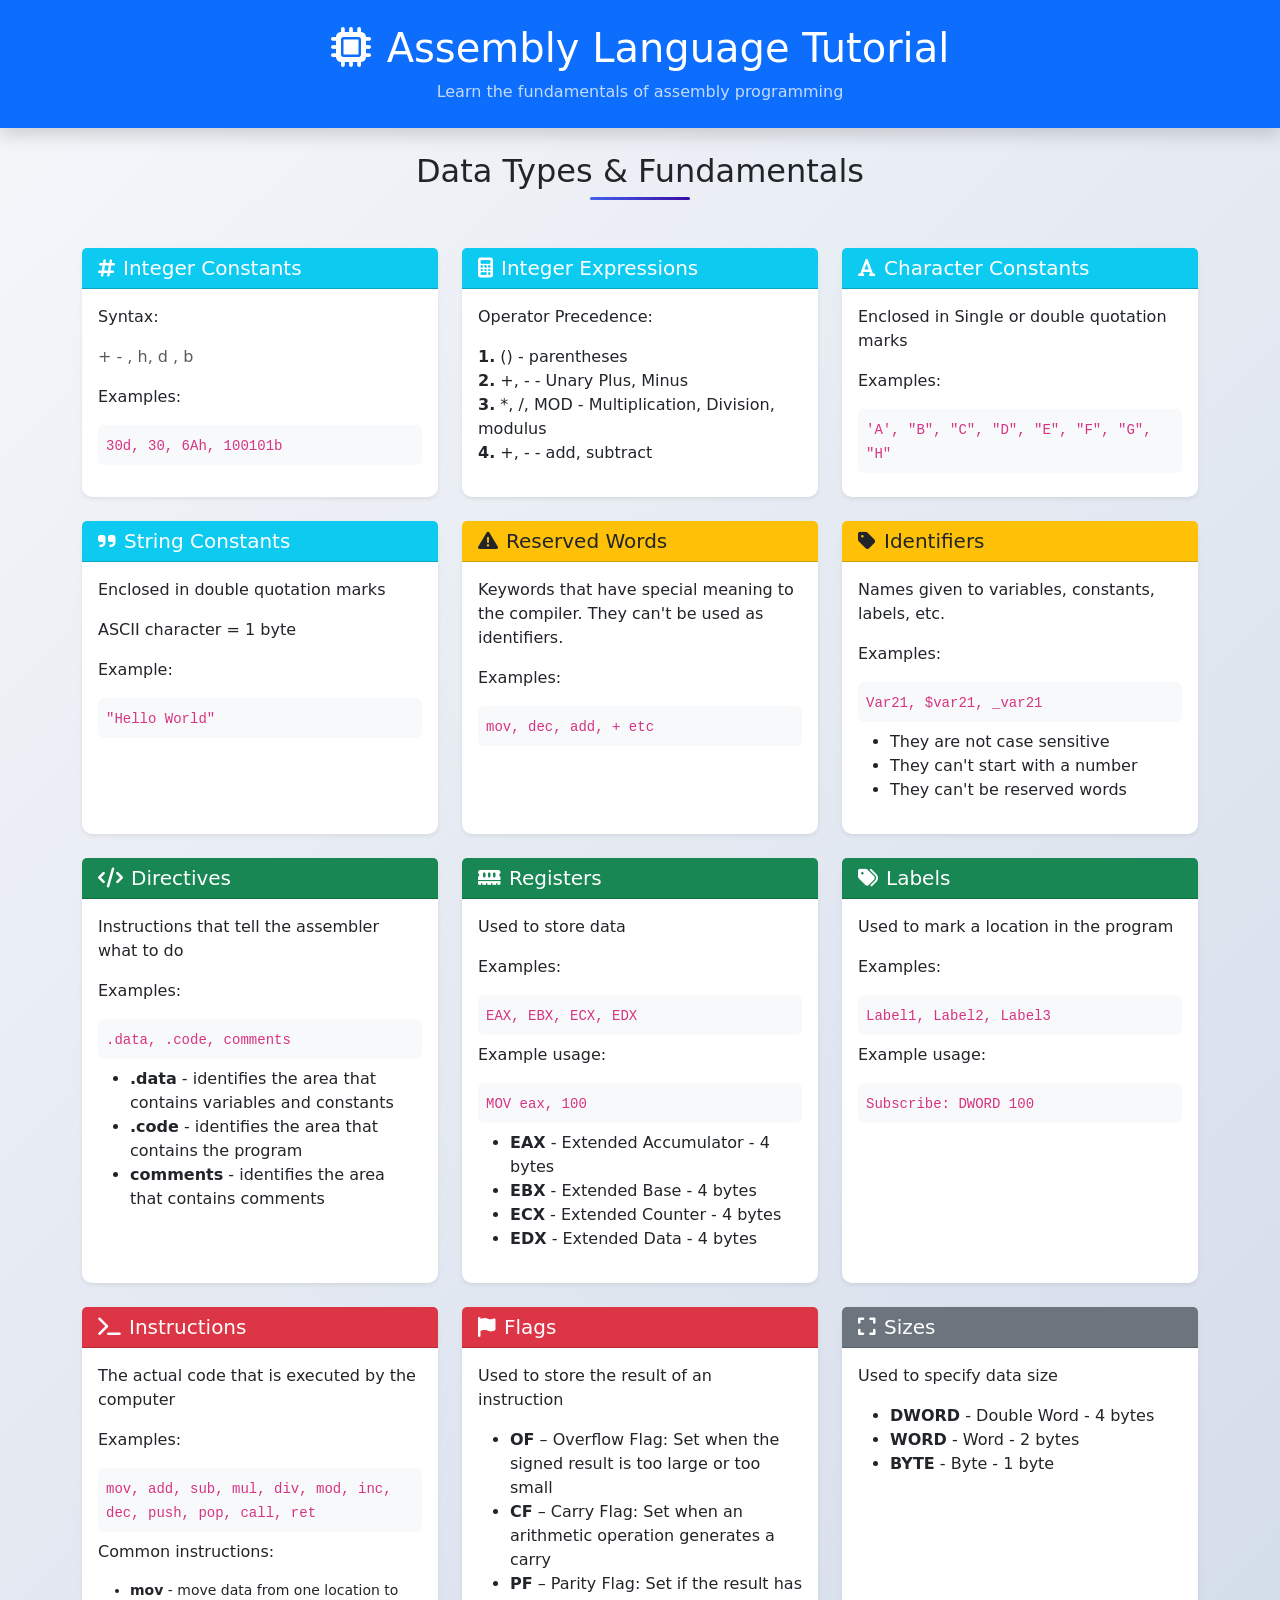
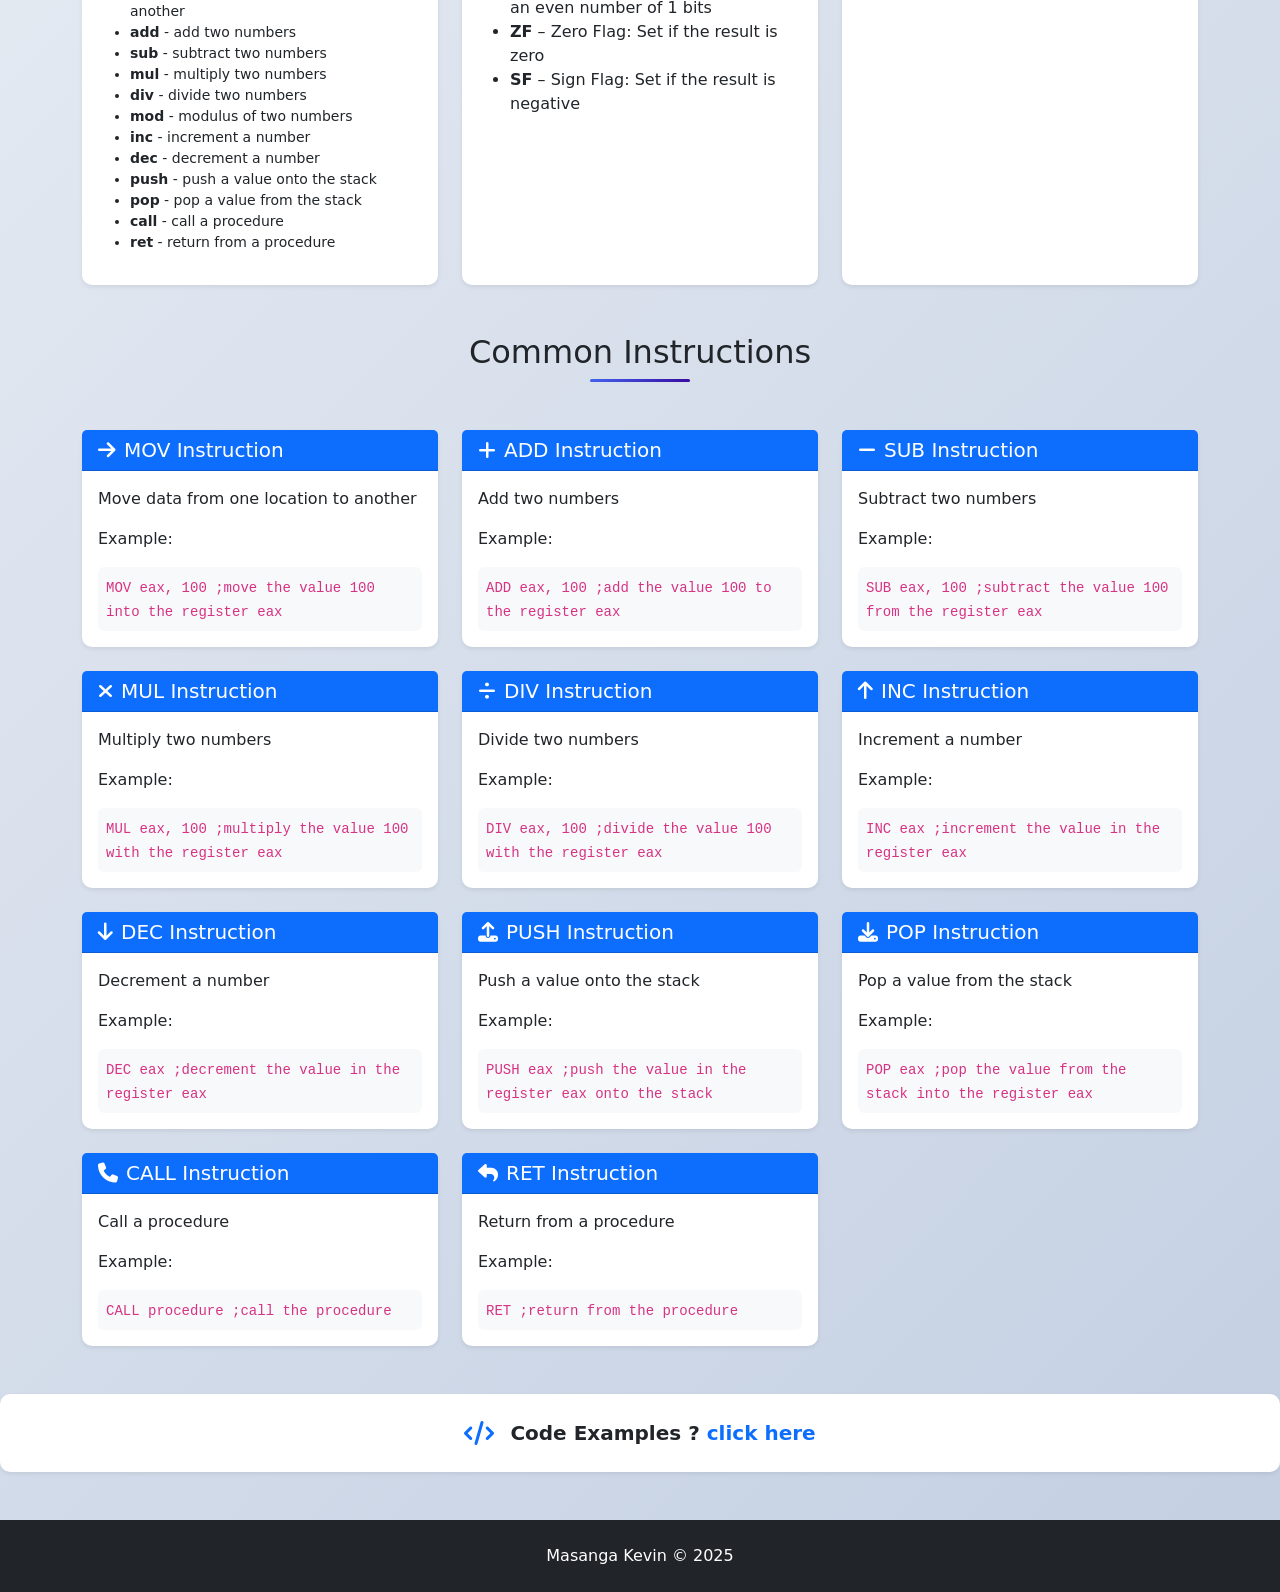
<file: index.html>
<!DOCTYPE html>
<html lang="en">
<head>
    <meta charset="UTF-8">
    <meta name="viewport" content="width=device-width, initial-scale=1.0">
    <title>Assembly Language Tutorial</title>
    <link href="https://cdn.jsdelivr.net/npm/bootstrap@5.3.8/dist/css/bootstrap.min.css" rel="stylesheet">
    <link rel="stylesheet" href="https://cdnjs.cloudflare.com/ajax/libs/font-awesome/6.4.0/css/all.min.css">
    <link rel="stylesheet" href="index.css">
</head>
<body>
    <header class="bg-primary text-white py-4 mb-4 shadow">
        <div class="container">
            <h1 class="text-center mb-0"><i class="fas fa-microchip me-3"></i>Assembly Language Tutorial</h1>
            <p class="text-center mt-2 mb-0 opacity-75">Learn the fundamentals of assembly programming</p>
        </div>
    </header>

    <main class="container">
        <section class="mb-5">
            <div class="row justify-content-center mb-4">
                <div class="col-lg-10">
                    <h2 class="text-center text-dark mb-4 section-title">Data Types & Fundamentals</h2>
                </div>
            </div>

            <div class="row g-4">
                <!-- Integer Constants -->
                <div class="col-md-6 col-lg-4">
                    <div class="card h-100 shadow-sm">
                        <div class="card-header bg-info text-white">
                            <h5 class="mb-0"><i class="fas fa-hashtag me-2"></i>Integer Constants</h5>
                        </div>
                        <div class="card-body">
                            <p class="card-text">Syntax:</p>
                            <p class="text-muted">+ - , h, d , b</p>
                            <p class="card-text">Examples:</p>
                            <div class="bg-light p-2 rounded">
                                <code>30d, 30, 6Ah, 100101b</code>
                            </div>
                        </div>
                    </div>
                </div>

                <!-- Integer Expressions -->
                <div class="col-md-6 col-lg-4">
                    <div class="card h-100 shadow-sm">
                        <div class="card-header bg-info text-white">
                            <h5 class="mb-0"><i class="fas fa-calculator me-2"></i>Integer Expressions</h5>
                        </div>
                        <div class="card-body">
                            <p class="card-text">Operator Precedence:</p>
                            <ul class="list-unstyled">
                                <li><span class="fw-bold">1.</span> () - parentheses</li>
                                <li><span class="fw-bold">2.</span> +, - - Unary Plus, Minus</li>
                                <li><span class="fw-bold">3.</span> *, /, MOD - Multiplication, Division, modulus</li>
                                <li><span class="fw-bold">4.</span> +, - - add, subtract</li>
                            </ul>
                        </div>
                    </div>
                </div>

                <!-- Character Constants -->
                <div class="col-md-6 col-lg-4">
                    <div class="card h-100 shadow-sm">
                        <div class="card-header bg-info text-white">
                            <h5 class="mb-0"><i class="fas fa-font me-2"></i>Character Constants</h5>
                        </div>
                        <div class="card-body">
                            <p class="card-text">Enclosed in Single or double quotation marks</p>
                            <p class="card-text">Examples:</p>
                            <div class="bg-light p-2 rounded">
                                <code>'A', "B", "C", "D", "E", "F", "G", "H"</code>
                            </div>
                        </div>
                    </div>
                </div>

                <!-- String Constants -->
                <div class="col-md-6 col-lg-4">
                    <div class="card h-100 shadow-sm">
                        <div class="card-header bg-info text-white">
                            <h5 class="mb-0"><i class="fas fa-quote-right me-2"></i>String Constants</h5>
                        </div>
                        <div class="card-body">
                            <p class="card-text">Enclosed in double quotation marks</p>
                            <p class="card-text">ASCII character = 1 byte</p>
                            <p class="card-text">Example:</p>
                            <div class="bg-light p-2 rounded">
                                <code>"Hello World"</code>
                            </div>
                        </div>
                    </div>
                </div>

                <!-- Reserved Words -->
                <div class="col-md-6 col-lg-4">
                    <div class="card h-100 shadow-sm">
                        <div class="card-header bg-warning text-dark">
                            <h5 class="mb-0"><i class="fas fa-exclamation-triangle me-2"></i>Reserved Words</h5>
                        </div>
                        <div class="card-body">
                            <p class="card-text">Keywords that have special meaning to the compiler. They can't be used as identifiers.</p>
                            <p class="card-text">Examples:</p>
                            <div class="bg-light p-2 rounded">
                                <code>mov, dec, add, + etc</code>
                            </div>
                        </div>
                    </div>
                </div>

                <!-- Identifiers -->
                <div class="col-md-6 col-lg-4">
                    <div class="card h-100 shadow-sm">
                        <div class="card-header bg-warning text-dark">
                            <h5 class="mb-0"><i class="fas fa-tag me-2"></i>Identifiers</h5>
                        </div>
                        <div class="card-body">
                            <p class="card-text">Names given to variables, constants, labels, etc.</p>
                            <p class="card-text">Examples:</p>
                            <div class="bg-light p-2 rounded">
                                <code>Var21, $var21, _var21</code>
                            </div>
                            <ul class="mt-2">
                                <li>They are not case sensitive</li>
                                <li>They can't start with a number</li>
                                <li>They can't be reserved words</li>
                            </ul>
                        </div>
                    </div>
                </div>

                <!-- Directives -->
                <div class="col-md-6 col-lg-4">
                    <div class="card h-100 shadow-sm">
                        <div class="card-header bg-success text-white">
                            <h5 class="mb-0"><i class="fas fa-code me-2"></i>Directives</h5>
                        </div>
                        <div class="card-body">
                            <p class="card-text">Instructions that tell the assembler what to do</p>
                            <p class="card-text">Examples:</p>
                            <div class="bg-light p-2 rounded mb-2">
                                <code>.data, .code, comments</code>
                            </div>
                            <ul>
                                <li><span class="fw-bold">.data</span> - identifies the area that contains variables and constants</li>
                                <li><span class="fw-bold">.code</span> - identifies the area that contains the program</li>
                                <li><span class="fw-bold">comments</span> - identifies the area that contains comments</li>
                            </ul>
                        </div>
                    </div>
                </div>

                <!-- Registers -->
                <div class="col-md-6 col-lg-4">
                    <div class="card h-100 shadow-sm">
                        <div class="card-header bg-success text-white">
                            <h5 class="mb-0"><i class="fas fa-memory me-2"></i>Registers</h5>
                        </div>
                        <div class="card-body">
                            <p class="card-text">Used to store data</p>
                            <p class="card-text">Examples:</p>
                            <div class="bg-light p-2 rounded mb-2">
                                <code>EAX, EBX, ECX, EDX</code>
                            </div>
                            <p class="card-text">Example usage:</p>
                            <div class="bg-light p-2 rounded mb-2">
                                <code>MOV eax, 100</code>
                            </div>
                            <ul>
                                <li><span class="fw-bold">EAX</span> - Extended Accumulator - 4 bytes</li>
                                <li><span class="fw-bold">EBX</span> - Extended Base - 4 bytes</li>
                                <li><span class="fw-bold">ECX</span> - Extended Counter - 4 bytes</li>
                                <li><span class="fw-bold">EDX</span> - Extended Data - 4 bytes</li>
                            </ul>
                        </div>
                    </div>
                </div>

                <!-- Labels -->
                <div class="col-md-6 col-lg-4">
                    <div class="card h-100 shadow-sm">
                        <div class="card-header bg-success text-white">
                            <h5 class="mb-0"><i class="fas fa-tags me-2"></i>Labels</h5>
                        </div>
                        <div class="card-body">
                            <p class="card-text">Used to mark a location in the program</p>
                            <p class="card-text">Examples:</p>
                            <div class="bg-light p-2 rounded mb-2">
                                <code>Label1, Label2, Label3</code>
                            </div>
                            <p class="card-text">Example usage:</p>
                            <div class="bg-light p-2 rounded">
                                <code>Subscribe: DWORD 100</code>
                            </div>
                        </div>
                    </div>
                </div>

                <!-- Instructions -->
                <div class="col-md-6 col-lg-4">
                    <div class="card h-100 shadow-sm">
                        <div class="card-header bg-danger text-white">
                            <h5 class="mb-0"><i class="fas fa-terminal me-2"></i>Instructions</h5>
                        </div>
                        <div class="card-body">
                            <p class="card-text">The actual code that is executed by the computer</p>
                            <p class="card-text">Examples:</p>
                            <div class="bg-light p-2 rounded mb-2">
                                <code>mov, add, sub, mul, div, mod, inc, dec, push, pop, call, ret</code>
                            </div>
                            <p class="card-text">Common instructions:</p>
                            <ul class="small">
                                <li><span class="fw-bold">mov</span> - move data from one location to another</li>
                                <li><span class="fw-bold">add</span> - add two numbers</li>
                                <li><span class="fw-bold">sub</span> - subtract two numbers</li>
                                <li><span class="fw-bold">mul</span> - multiply two numbers</li>
                                <li><span class="fw-bold">div</span> - divide two numbers</li>
                                <li><span class="fw-bold">mod</span> - modulus of two numbers</li>
                                <li><span class="fw-bold">inc</span> - increment a number</li>
                                <li><span class="fw-bold">dec</span> - decrement a number</li>
                                <li><span class="fw-bold">push</span> - push a value onto the stack</li>
                                <li><span class="fw-bold">pop</span> - pop a value from the stack</li>
                                <li><span class="fw-bold">call</span> - call a procedure</li>
                                <li><span class="fw-bold">ret</span> - return from a procedure</li>
                            </ul>
                        </div>
                    </div>
                </div>

                <!-- Flags -->
                <div class="col-md-6 col-lg-4">
                    <div class="card h-100 shadow-sm">
                        <div class="card-header bg-danger text-white">
                            <h5 class="mb-0"><i class="fas fa-flag me-2"></i>Flags</h5>
                        </div>
                        <div class="card-body">
                            <p class="card-text">Used to store the result of an instruction</p>
                            <ul>
                                <li><span class="fw-bold">OF</span> – Overflow Flag: Set when the signed result is too large or too small</li>
                                <li><span class="fw-bold">CF</span> – Carry Flag: Set when an arithmetic operation generates a carry</li>
                                <li><span class="fw-bold">PF</span> – Parity Flag: Set if the result has an even number of 1 bits</li>
                                <li><span class="fw-bold">ZF</span> – Zero Flag: Set if the result is zero</li>
                                <li><span class="fw-bold">SF</span> – Sign Flag: Set if the result is negative</li>
                            </ul>
                        </div>
                    </div>
                </div>

                <!-- Sizes -->
                <div class="col-md-6 col-lg-4">
                    <div class="card h-100 shadow-sm">
                        <div class="card-header bg-secondary text-white">
                            <h5 class="mb-0"><i class="fas fa-expand me-2"></i>Sizes</h5>
                        </div>
                        <div class="card-body">
                            <p class="card-text">Used to specify data size</p>
                            <ul>
                                <li><span class="fw-bold">DWORD</span> - Double Word - 4 bytes</li>
                                <li><span class="fw-bold">WORD</span> - Word - 2 bytes</li>
                                <li><span class="fw-bold">BYTE</span> - Byte - 1 byte</li>
                            </ul>
                        </div>
                    </div>
                </div>
            </div>
        </section>

        <section class="mb-5">
            <div class="row justify-content-center mb-4">
                <div class="col-lg-10">
                    <h2 class="text-center text-dark mb-4 section-title">Common Instructions</h2>
                </div>
            </div>

            <div class="row g-4">
                <!-- MOV Instruction -->
                <div class="col-md-6 col-lg-4">
                    <div class="card h-100 shadow-sm">
                        <div class="card-header bg-primary text-white">
                            <h5 class="mb-0"><i class="fas fa-arrow-right me-2"></i>MOV Instruction</h5>
                        </div>
                        <div class="card-body">
                            <p class="card-text">Move data from one location to another</p>
                            <p class="card-text">Example:</p>
                            <div class="bg-light p-2 rounded">
                                <code>MOV eax, 100 ;move the value 100 into the register eax</code>
                            </div>
                        </div>
                    </div>
                </div>

                <!-- ADD Instruction -->
                <div class="col-md-6 col-lg-4">
                    <div class="card h-100 shadow-sm">
                        <div class="card-header bg-primary text-white">
                            <h5 class="mb-0"><i class="fas fa-plus me-2"></i>ADD Instruction</h5>
                        </div>
                        <div class="card-body">
                            <p class="card-text">Add two numbers</p>
                            <p class="card-text">Example:</p>
                            <div class="bg-light p-2 rounded">
                                <code>ADD eax, 100 ;add the value 100 to the register eax</code>
                            </div>
                        </div>
                    </div>
                </div>

                <!-- SUB Instruction -->
                <div class="col-md-6 col-lg-4">
                    <div class="card h-100 shadow-sm">
                        <div class="card-header bg-primary text-white">
                            <h5 class="mb-0"><i class="fas fa-minus me-2"></i>SUB Instruction</h5>
                        </div>
                        <div class="card-body">
                            <p class="card-text">Subtract two numbers</p>
                            <p class="card-text">Example:</p>
                            <div class="bg-light p-2 rounded">
                                <code>SUB eax, 100 ;subtract the value 100 from the register eax</code>
                            </div>
                        </div>
                    </div>
                </div>

                <!-- MUL Instruction -->
                <div class="col-md-6 col-lg-4">
                    <div class="card h-100 shadow-sm">
                        <div class="card-header bg-primary text-white">
                            <h5 class="mb-0"><i class="fas fa-times me-2"></i>MUL Instruction</h5>
                        </div>
                        <div class="card-body">
                            <p class="card-text">Multiply two numbers</p>
                            <p class="card-text">Example:</p>
                            <div class="bg-light p-2 rounded">
                                <code>MUL eax, 100 ;multiply the value 100 with the register eax</code>
                            </div>
                        </div>
                    </div>
                </div>

                <!-- DIV Instruction -->
                <div class="col-md-6 col-lg-4">
                    <div class="card h-100 shadow-sm">
                        <div class="card-header bg-primary text-white">
                            <h5 class="mb-0"><i class="fas fa-divide me-2"></i>DIV Instruction</h5>
                        </div>
                        <div class="card-body">
                            <p class="card-text">Divide two numbers</p>
                            <p class="card-text">Example:</p>
                            <div class="bg-light p-2 rounded">
                                <code>DIV eax, 100 ;divide the value 100 with the register eax</code>
                            </div>
                        </div>
                    </div>
                </div>

                <!-- INC Instruction -->
                <div class="col-md-6 col-lg-4">
                    <div class="card h-100 shadow-sm">
                        <div class="card-header bg-primary text-white">
                            <h5 class="mb-0"><i class="fas fa-arrow-up me-2"></i>INC Instruction</h5>
                        </div>
                        <div class="card-body">
                            <p class="card-text">Increment a number</p>
                            <p class="card-text">Example:</p>
                            <div class="bg-light p-2 rounded">
                                <code>INC eax ;increment the value in the register eax</code>
                            </div>
                        </div>
                    </div>
                </div>

                <!-- DEC Instruction -->
                <div class="col-md-6 col-lg-4">
                    <div class="card h-100 shadow-sm">
                        <div class="card-header bg-primary text-white">
                            <h5 class="mb-0"><i class="fas fa-arrow-down me-2"></i>DEC Instruction</h5>
                        </div>
                        <div class="card-body">
                            <p class="card-text">Decrement a number</p>
                            <p class="card-text">Example:</p>
                            <div class="bg-light p-2 rounded">
                                <code>DEC eax ;decrement the value in the register eax</code>
                            </div>
                        </div>
                    </div>
                </div>

                <!-- PUSH Instruction -->
                <div class="col-md-6 col-lg-4">
                    <div class="card h-100 shadow-sm">
                        <div class="card-header bg-primary text-white">
                            <h5 class="mb-0"><i class="fas fa-upload me-2"></i>PUSH Instruction</h5>
                        </div>
                        <div class="card-body">
                            <p class="card-text">Push a value onto the stack</p>
                            <p class="card-text">Example:</p>
                            <div class="bg-light p-2 rounded">
                                <code>PUSH eax ;push the value in the register eax onto the stack</code>
                            </div>
                        </div>
                    </div>
                </div>

                <!-- POP Instruction -->
                <div class="col-md-6 col-lg-4">
                    <div class="card h-100 shadow-sm">
                        <div class="card-header bg-primary text-white">
                            <h5 class="mb-0"><i class="fas fa-download me-2"></i>POP Instruction</h5>
                        </div>
                        <div class="card-body">
                            <p class="card-text">Pop a value from the stack</p>
                            <p class="card-text">Example:</p>
                            <div class="bg-light p-2 rounded">
                                <code>POP eax ;pop the value from the stack into the register eax</code>
                            </div>
                        </div>
                    </div>
                </div>

                <!-- CALL Instruction -->
                <div class="col-md-6 col-lg-4">
                    <div class="card h-100 shadow-sm">
                        <div class="card-header bg-primary text-white">
                            <h5 class="mb-0"><i class="fas fa-phone me-2"></i>CALL Instruction</h5>
                        </div>
                        <div class="card-body">
                            <p class="card-text">Call a procedure</p>
                            <p class="card-text">Example:</p>
                            <div class="bg-light p-2 rounded">
                                <code>CALL procedure ;call the procedure</code>
                            </div>
                        </div>
                    </div>
                </div>

                <!-- RET Instruction -->
                <div class="col-md-6 col-lg-4">
                    <div class="card h-100 shadow-sm">
                        <div class="card-header bg-primary text-white">
                            <h5 class="mb-0"><i class="fas fa-reply me-2"></i>RET Instruction</h5>
                        </div>
                        <div class="card-body">
                            <p class="card-text">Return from a procedure</p>
                            <p class="card-text">Example:</p>
                            <div class="bg-light p-2 rounded">
                                <code>RET ;return from the procedure</code>
                            </div>
                        </div>
                    </div>
                </div>
            </div>
      </div>
        </section>
    </main>

    <div class="card shadow-sm">
    <div class="card-body text-center p-4">
        <a href="code.html" class="text-decoration-none">
            <div class="d-flex align-items-center justify-content-center">
                <i class="fas fa-code text-primary me-3 fs-4"></i>
                <span class="fs-5 fw-bold text-dark">Code Examples ? <span class="text-primary">click here</span></span>
            </div>
        </a>
    </div>
</div>
    <footer class="bg-dark text-white py-4 mt-5">
        <div class="container text-center">
            <p class="mb-0">Masanga Kevin &copy; 2025</p>
        </div>
    </footer>

    <script src="https://cdn.jsdelivr.net/npm/bootstrap@5.3.8/dist/js/bootstrap.bundle.min.js"></script>
</body>
</html>
</file>
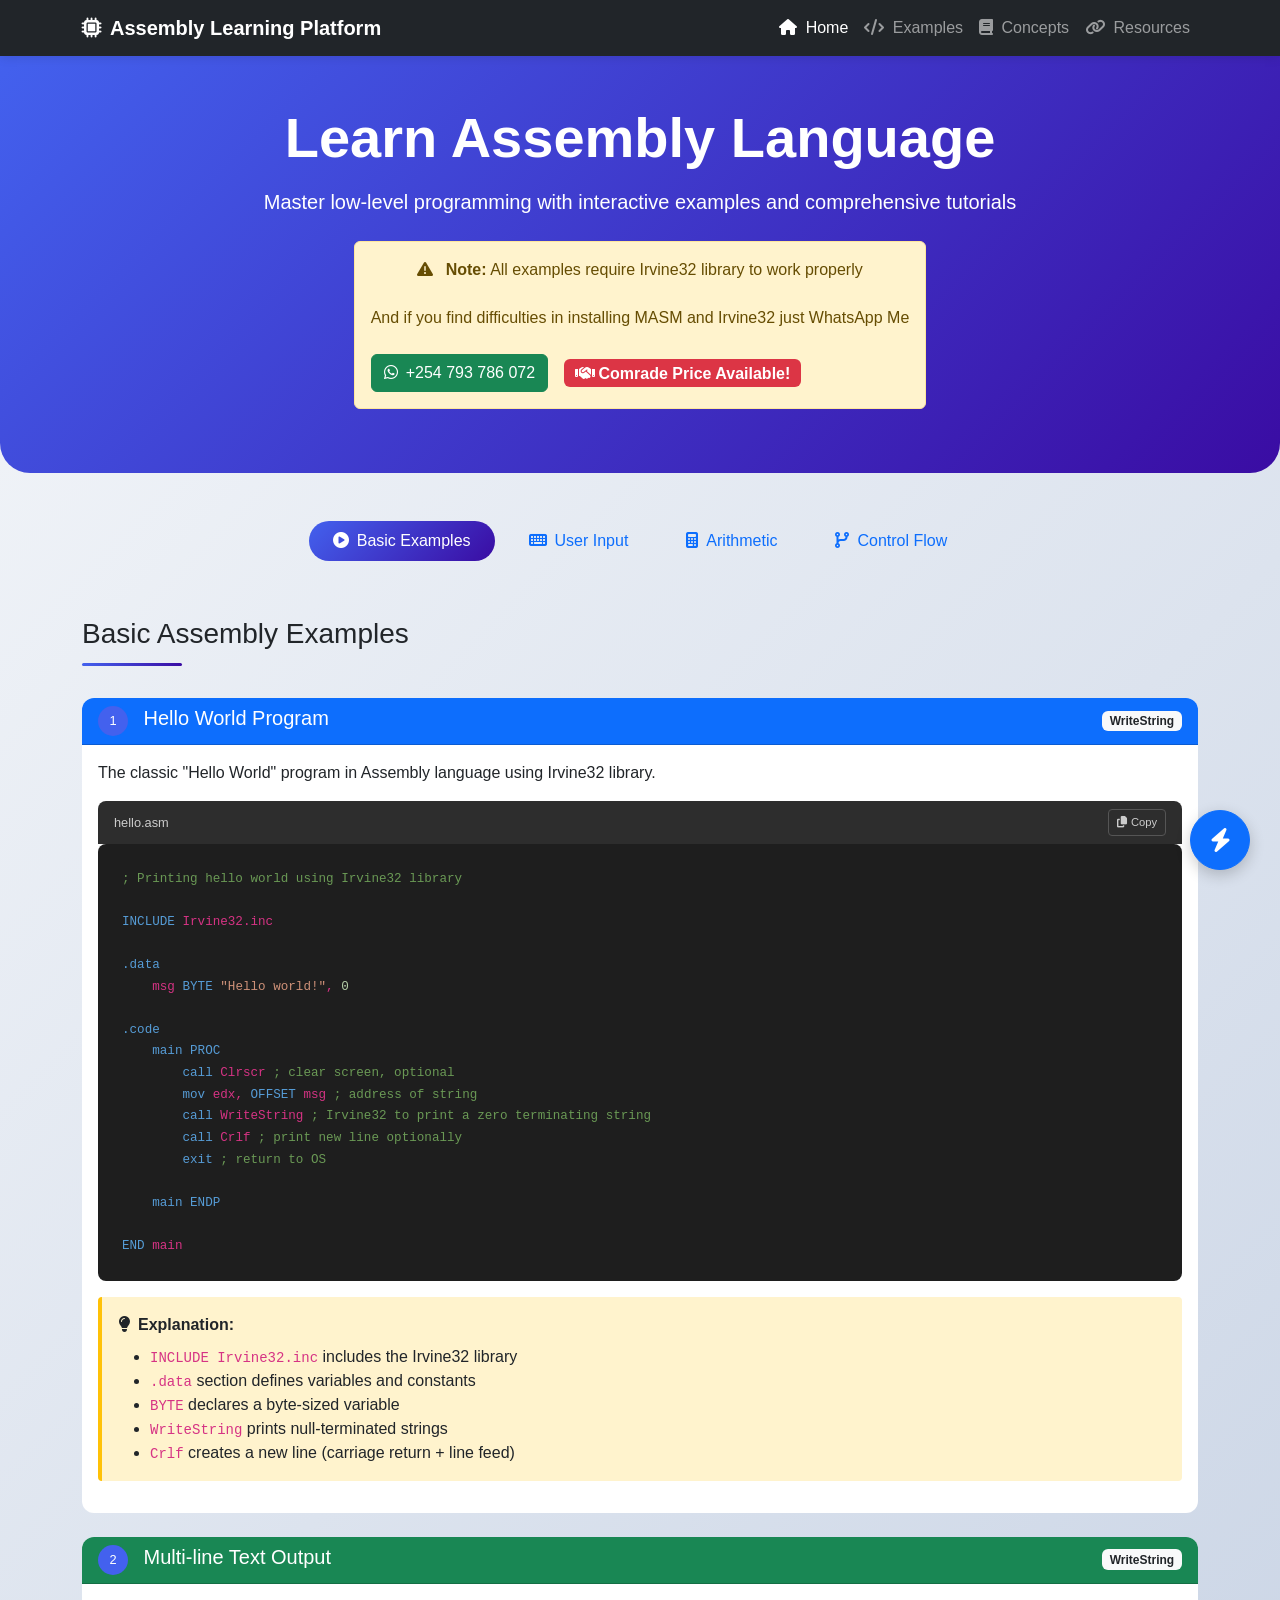
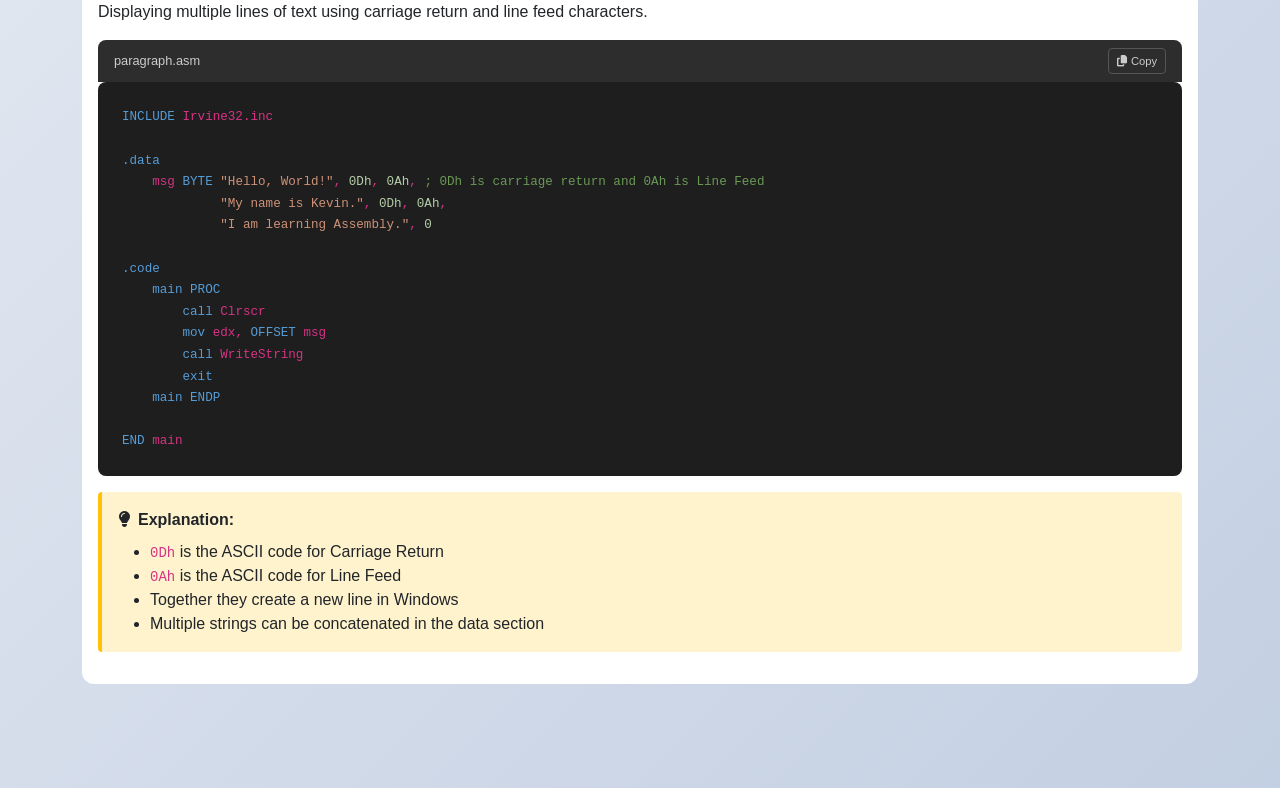
<file: code.html>
<!DOCTYPE html>
<html lang="en">
<head>
    <meta charset="UTF-8">
    <meta name="viewport" content="width=device-width, initial-scale=1.0">
    <title>Assembly Language Learning Platform</title>
    <link href="https://cdn.jsdelivr.net/npm/bootstrap@5.3.8/dist/css/bootstrap.min.css" rel="stylesheet">
    <link rel="stylesheet" href="https://cdnjs.cloudflare.com/ajax/libs/font-awesome/6.4.0/css/all.min.css">
    <style>
        :root {
            --primary: #4361ee;
            --secondary: #3a0ca3;
            --success: #4cc9f0;
            --warning: #f8961e;
            --danger: #f72585;
            --dark: #212529;
            --light: #f8f9fa;
        }
        
        body {
            font-family: 'Segoe UI', Tahoma, Geneva, Verdana, sans-serif;
            background: linear-gradient(135deg, #f5f7fa 0%, #c3cfe2 100%);
            min-height: 100vh;
        }
        
        .navbar {
            box-shadow: 0 2px 10px rgba(0,0,0,0.1);
        }
        
        .hero-section {
            background: linear-gradient(135deg, var(--primary) 0%, var(--secondary) 100%);
            color: white;
            border-radius: 0 0 30px 30px;
            padding: 3rem 0;
        }
        
        .card {
            border: none;
            border-radius: 12px;
            transition: transform 0.3s, box-shadow 0.3s;
            margin-bottom: 1.5rem;
        }
        
        .card:hover {
            transform: translateY(-5px);
            box-shadow: 0 10px 25px rgba(0,0,0,0.1);
        }
        
        .card-header {
            border-radius: 12px 12px 0 0 !important;
            font-weight: 600;
        }
        
        .code-container {
            background-color: #1e1e1e;
            color: #d4d4d4;
            border-radius: 8px;
            padding: 1.5rem;
            font-family: 'Courier New', monospace;
            font-size: 0.9rem;
            overflow-x: auto;
            position: relative;
        }
        
        .code-header {
            background-color: #2d2d2d;
            color: #ccc;
            padding: 0.5rem 1rem;
            border-radius: 8px 8px 0 0;
            font-size: 0.8rem;
            display: flex;
            justify-content: space-between;
            align-items: center;
        }
        
        .copy-btn {
            background: transparent;
            border: 1px solid #555;
            color: #ccc;
            padding: 0.25rem 0.5rem;
            border-radius: 4px;
            font-size: 0.7rem;
            cursor: pointer;
            transition: all 0.2s;
        }
        
        .copy-btn:hover {
            background: #555;
            color: white;
        }
        
        .keyword {
            color: #569cd6;
        }
        
        .comment {
            color: #6a9955;
        }
        
        .string {
            color: #ce9178;
        }
        
        .number {
            color: #b5cea8;
        }
        
        .nav-pills .nav-link {
            border-radius: 50px;
            margin: 0 5px;
            padding: 0.5rem 1.5rem;
            font-weight: 500;
        }
        
        .nav-pills .nav-link.active {
            background: linear-gradient(135deg, var(--primary) 0%, var(--secondary) 100%);
        }
        
        .example-counter {
            display: inline-flex;
            align-items: center;
            justify-content: center;
            width: 30px;
            height: 30px;
            background: var(--primary);
            color: white;
            border-radius: 50%;
            font-size: 0.8rem;
            margin-right: 10px;
        }
        
        .note-box {
            background-color: #fff3cd;
            border-left: 4px solid #ffc107;
            padding: 1rem;
            border-radius: 4px;
            margin: 1rem 0;
        }
        
        .tab-content {
            padding: 2rem 0;
        }
        
        .method-badge {
            font-size: 0.75rem;
        }
        
        .section-title {
            position: relative;
            padding-bottom: 15px;
            margin-bottom: 2rem;
        }
        
        .section-title::after {
            content: '';
            position: absolute;
            bottom: 0;
            left: 0;
            width: 100px;
            height: 3px;
            background: linear-gradient(to right, var(--primary), var(--secondary));
            border-radius: 2px;
        }
        
        .floating-action {
            position: fixed;
            bottom: 30px;
            right: 30px;
            z-index: 1000;
        }
        
        .floating-btn {
            width: 60px;
            height: 60px;
            border-radius: 50%;
            display: flex;
            align-items: center;
            justify-content: center;
            box-shadow: 0 5px 15px rgba(0,0,0,0.2);
            font-size: 1.5rem;
        }
        
        .concept-card {
            border-left: 4px solid var(--primary);
        }
        
        .concept-icon {
            font-size: 2rem;
            color: var(--primary);
            margin-bottom: 1rem;
        }
    </style>
</head>
<body>
    <!-- Navigation -->
    <nav class="navbar navbar-expand-lg navbar-dark bg-dark">
        <div class="container">
            <a class="navbar-brand fw-bold" href="#">
                <i class="fas fa-microchip me-2"></i>Assembly Learning Platform
            </a>
            <button class="navbar-toggler" type="button" data-bs-toggle="collapse" data-bs-target="#navbarNav">
                <span class="navbar-toggler-icon"></span>
            </button>
            <div class="collapse navbar-collapse" id="navbarNav">
                <ul class="navbar-nav ms-auto">
                    <li class="nav-item">
                        <a class="nav-link active" href="#"><i class="fas fa-home me-1"></i> Home</a>
                    </li>
                    <li class="nav-item">
                        <a class="nav-link" href="#examples"><i class="fas fa-code me-1"></i> Examples</a>
                    </li>
                    <li class="nav-item">
                        <a class="nav-link" href="#concepts"><i class="fas fa-book me-1"></i> Concepts</a>
                    </li>
                    <li class="nav-item">
                        <a class="nav-link" href="#resources"><i class="fas fa-link me-1"></i> Resources</a>
                    </li>
                </ul>
            </div>
        </div>
    </nav>

    <!-- Hero Section -->
    <section class="hero-section">
        <div class="container text-center">
            <h1 class="display-4 fw-bold mb-3">Learn Assembly Language</h1>
            <p class="lead mb-4">Master low-level programming with interactive examples and comprehensive tutorials</p>
            <div class="alert alert-warning d-inline-block" role="alert">
    <i class="fas fa-exclamation-triangle me-2"></i>
    <strong>Note:</strong> All examples require Irvine32 library to work properly
    <br>
    <br>
    And if you find difficulties in installing MASM and Irvine32 just WhatsApp Me
    <br>
    <br>
        <div class="d-flex align-items-center gap-3">
            <a href="https://wa.me/254793786072" class="btn btn-success">
                <i class="fab fa-whatsapp me-2"></i>+254 793 786 072
            </a>
            <span class="badge bg-danger fs-6">
                <i class="fas fa-handshake me-1"></i>Comrade Price Available!
            </span>
        </div>
</div>
        </div>
    </section>

    <!-- Main Content -->
    <div class="container my-5">
        <!-- Category Navigation -->
        <ul class="nav nav-pills justify-content-center mb-4" id="exampleTabs" role="tablist">
            <li class="nav-item" role="presentation">
                <button class="nav-link active" id="basic-tab" data-bs-toggle="pill" data-bs-target="#basic" type="button" role="tab">
                    <i class="fas fa-play-circle me-2"></i>Basic Examples
                </button>
            </li>
            <li class="nav-item" role="presentation">
                <button class="nav-link" id="input-tab" data-bs-toggle="pill" data-bs-target="#input" type="button" role="tab">
                    <i class="fas fa-keyboard me-2"></i>User Input
                </button>
            </li>
            <li class="nav-item" role="presentation">
                <button class="nav-link" id="arithmetic-tab" data-bs-toggle="pill" data-bs-target="#arithmetic" type="button" role="tab">
                    <i class="fas fa-calculator me-2"></i>Arithmetic
                </button>
            </li>
            <li class="nav-item" role="presentation">
                <button class="nav-link" id="control-tab" data-bs-toggle="pill" data-bs-target="#control" type="button" role="tab">
                    <i class="fas fa-code-branch me-2"></i>Control Flow
                </button>
            </li>
        </ul>

        <!-- Tab Content -->
        <div class="tab-content" id="exampleTabsContent">
            <!-- Basic Examples Tab -->
            <div class="tab-pane fade show active" id="basic" role="tabpanel">
                <h3 class="section-title">Basic Assembly Examples</h3>
                
                <!-- Hello World Example -->
                <div class="card">
                    <div class="card-header bg-primary text-white d-flex justify-content-between align-items-center">
                        <h5 class="mb-0">
                            <span class="example-counter">1</span>
                            Hello World Program
                        </h5>
                        <span class="badge bg-light text-dark method-badge">WriteString</span>
                    </div>
                    <div class="card-body">
                        <p class="card-text">The classic "Hello World" program in Assembly language using Irvine32 library.</p>
                        
                        <div class="code-header">
                            <span>hello.asm</span>
                            <button class="copy-btn" onclick="copyCode('hello-code')">
                                <i class="fas fa-copy me-1"></i>Copy
                            </button>
                        </div>
                        <div class="code-container" id="hello-code">
                            <code>
<span class="comment">; Printing hello world using Irvine32 library</span>
<br><br>
<span class="keyword">INCLUDE</span> Irvine32.inc
<br><br>
<span class="keyword">.data</span>
<br>&nbsp;&nbsp;&nbsp;&nbsp;msg <span class="keyword">BYTE</span>  <span class="string">"Hello world!"</span>, <span class="number">0</span>
<br><br>
<span class="keyword">.code</span>
<br>&nbsp;&nbsp;&nbsp;&nbsp;<span class="keyword">main PROC</span>
<br>&nbsp;&nbsp;&nbsp;&nbsp;&nbsp;&nbsp;&nbsp;&nbsp;<span class="keyword">call</span> Clrscr  <span class="comment">; clear screen, optional</span>
<br>&nbsp;&nbsp;&nbsp;&nbsp;&nbsp;&nbsp;&nbsp;&nbsp;<span class="keyword">mov</span> edx, <span class="keyword">OFFSET</span> msg <span class="comment">; address of string</span>
<br>&nbsp;&nbsp;&nbsp;&nbsp;&nbsp;&nbsp;&nbsp;&nbsp;<span class="keyword">call</span> WriteString <span class="comment">; Irvine32 to print a zero terminating string</span>
<br>&nbsp;&nbsp;&nbsp;&nbsp;&nbsp;&nbsp;&nbsp;&nbsp;<span class="keyword">call</span> Crlf <span class="comment">; print new line optionally</span>
<br>&nbsp;&nbsp;&nbsp;&nbsp;&nbsp;&nbsp;&nbsp;&nbsp;<span class="keyword">exit</span> <span class="comment">; return to OS</span>
<br><br>
&nbsp;&nbsp;&nbsp;&nbsp;<span class="keyword">main ENDP</span>
<br><br>
<span class="keyword">END</span> main
                            </code>
                        </div>
                        
                        <div class="note-box mt-3">
                            <strong><i class="fas fa-lightbulb me-2"></i>Explanation:</strong>
                            <ul class="mt-2 mb-0">
                                <li><code>INCLUDE Irvine32.inc</code> includes the Irvine32 library</li>
                                <li><code>.data</code> section defines variables and constants</li>
                                <li><code>BYTE</code> declares a byte-sized variable</li>
                                <li><code>WriteString</code> prints null-terminated strings</li>
                                <li><code>Crlf</code> creates a new line (carriage return + line feed)</li>
                            </ul>
                        </div>
                    </div>
                </div>
                
                <!-- Paragraph Example -->
                <div class="card">
                    <div class="card-header bg-success text-white d-flex justify-content-between align-items-center">
                        <h5 class="mb-0">
                            <span class="example-counter">2</span>
                            Multi-line Text Output
                        </h5>
                        <span class="badge bg-light text-dark method-badge">WriteString</span>
                    </div>
                    <div class="card-body">
                        <p class="card-text">Displaying multiple lines of text using carriage return and line feed characters.</p>
                        
                        <div class="code-header">
                            <span>paragraph.asm</span>
                            <button class="copy-btn" onclick="copyCode('paragraph-code')">
                                <i class="fas fa-copy me-1"></i>Copy
                            </button>
                        </div>
                        <div class="code-container" id="paragraph-code">
                            <code>
<span class="keyword">INCLUDE</span> Irvine32.inc
<br><br>
<span class="keyword">.data</span>
<br>&nbsp;&nbsp;&nbsp;&nbsp;msg <span class="keyword">BYTE</span> <span class="string">"Hello, World!"</span>, <span class="number">0Dh</span>, <span class="number">0Ah</span>,  <span class="comment">; 0Dh is carriage return and 0Ah is Line Feed</span>
<br>&nbsp;&nbsp;&nbsp;&nbsp;&nbsp;&nbsp;&nbsp;&nbsp;&nbsp;&nbsp;&nbsp;&nbsp;&nbsp;<span class="string">"My name is Kevin."</span>, <span class="number">0Dh</span>, <span class="number">0Ah</span>,
<br>&nbsp;&nbsp;&nbsp;&nbsp;&nbsp;&nbsp;&nbsp;&nbsp;&nbsp;&nbsp;&nbsp;&nbsp;&nbsp;<span class="string">"I am learning Assembly."</span>, <span class="number">0</span>
<br><br>
<span class="keyword">.code</span>
<br>&nbsp;&nbsp;&nbsp;&nbsp;<span class="keyword">main PROC</span>
<br>&nbsp;&nbsp;&nbsp;&nbsp;&nbsp;&nbsp;&nbsp;&nbsp;<span class="keyword">call</span> Clrscr
<br>&nbsp;&nbsp;&nbsp;&nbsp;&nbsp;&nbsp;&nbsp;&nbsp;<span class="keyword">mov</span> edx, <span class="keyword">OFFSET</span> msg
<br>&nbsp;&nbsp;&nbsp;&nbsp;&nbsp;&nbsp;&nbsp;&nbsp;<span class="keyword">call</span> WriteString
<br>&nbsp;&nbsp;&nbsp;&nbsp;&nbsp;&nbsp;&nbsp;&nbsp;<span class="keyword">exit</span>
<br>&nbsp;&nbsp;&nbsp;&nbsp;<span class="keyword">main ENDP</span>
<br><br>
<span class="keyword">END</span> main
                            </code>
                        </div>
                        
                        <div class="note-box mt-3">
                            <strong><i class="fas fa-lightbulb me-2"></i>Explanation:</strong>
                            <ul class="mt-2 mb-0">
                                <li><code>0Dh</code> is the ASCII code for Carriage Return</li>
                                <li><code>0Ah</code> is the ASCII code for Line Feed</li>
                                <li>Together they create a new line in Windows</li>
                                <li>Multiple strings can be concatenated in the data section</li>
                            </ul>
                        </div>
                    </div>
                </div>
            </div>
            
            <!-- User Input Tab -->
            <div class="tab-pane fade" id="input" role="tabpanel">
                <h3 class="section-title">User Input Examples</h3>
                
                <!-- Read Integer Example -->
                <div class="card">
                    <div class="card-header bg-warning text-dark d-flex justify-content-between align-items-center">
                        <h5 class="mb-0">
                            <span class="example-counter">1</span>
                            Reading Integer Input
                        </h5>
                        <span class="badge bg-light text-dark method-badge">ReadInt</span>
                    </div>
                    <div class="card-body">
                        <p class="card-text">Read an integer from the user and display it back.</p>
                        
                        <div class="code-header">
                            <span>readint.asm</span>
                            <button class="copy-btn" onclick="copyCode('readint-code')">
                                <i class="fas fa-copy me-1"></i>Copy
                            </button>
                        </div>
                        <div class="code-container" id="readint-code">
                            <code>
<span class="keyword">INCLUDE</span> Irvine32.inc
<br><br>
<span class="keyword">.data</span>
<br>&nbsp;&nbsp;&nbsp;&nbsp;prompt <span class="keyword">BYTE</span> <span class="string">"Enter an integer: "</span>, <span class="number">0</span>
<br>&nbsp;&nbsp;&nbsp;&nbsp;result <span class="keyword">BYTE</span> <span class="string">"You entered: "</span>, <span class="number">0</span>
<br>&nbsp;&nbsp;&nbsp;&nbsp;num <span class="keyword">DWORD</span> ?
<br><br>
<span class="keyword">.code</span>
<br>&nbsp;&nbsp;&nbsp;&nbsp;<span class="keyword">main PROC</span>
<br>&nbsp;&nbsp;&nbsp;&nbsp;&nbsp;&nbsp;&nbsp;&nbsp;<span class="keyword">call</span> Clrscr
<br><br>
&nbsp;&nbsp;&nbsp;&nbsp;&nbsp;&nbsp;&nbsp;&nbsp;<span class="comment">; Display prompt</span>
<br>&nbsp;&nbsp;&nbsp;&nbsp;&nbsp;&nbsp;&nbsp;&nbsp;<span class="keyword">mov</span> edx, <span class="keyword">OFFSET</span> prompt
<br>&nbsp;&nbsp;&nbsp;&nbsp;&nbsp;&nbsp;&nbsp;&nbsp;<span class="keyword">call</span> WriteString
<br><br>
&nbsp;&nbsp;&nbsp;&nbsp;&nbsp;&nbsp;&nbsp;&nbsp;<span class="comment">; Read integer input</span>
<br>&nbsp;&nbsp;&nbsp;&nbsp;&nbsp;&nbsp;&nbsp;&nbsp;<span class="keyword">call</span> ReadInt
<br>&nbsp;&nbsp;&nbsp;&nbsp;&nbsp;&nbsp;&nbsp;&nbsp;<span class="keyword">mov</span> num, eax
<br><br>
&nbsp;&nbsp;&nbsp;&nbsp;&nbsp;&nbsp;&nbsp;&nbsp;<span class="comment">; Display result</span>
<br>&nbsp;&nbsp;&nbsp;&nbsp;&nbsp;&nbsp;&nbsp;&nbsp;<span class="keyword">mov</span> edx, <span class="keyword">OFFSET</span> result
<br>&nbsp;&nbsp;&nbsp;&nbsp;&nbsp;&nbsp;&nbsp;&nbsp;<span class="keyword">call</span> WriteString
<br>&nbsp;&nbsp;&nbsp;&nbsp;&nbsp;&nbsp;&nbsp;&nbsp;<span class="keyword">mov</span> eax, num
<br>&nbsp;&nbsp;&nbsp;&nbsp;&nbsp;&nbsp;&nbsp;&nbsp;<span class="keyword">call</span> WriteInt
<br>&nbsp;&nbsp;&nbsp;&nbsp;&nbsp;&nbsp;&nbsp;&nbsp;<span class="keyword">call</span> Crlf
<br><br>
&nbsp;&nbsp;&nbsp;&nbsp;&nbsp;&nbsp;&nbsp;&nbsp;<span class="keyword">exit</span>
<br>&nbsp;&nbsp;&nbsp;&nbsp;<span class="keyword">main ENDP</span>
<br><br>
<span class="keyword">END</span> main
                            </code>
                        </div>
                        
                        <div class="note-box mt-3">
                            <strong><i class="fas fa-lightbulb me-2"></i>Explanation:</strong>
                            <ul class="mt-2 mb-0">
                                <li><code>ReadInt</code> reads a 32-bit signed integer from standard input</li>
                                <li>The input value is stored in the EAX register</li>
                                <li><code>WriteInt</code> displays a signed integer value</li>
                                <li>User input is stored in a variable for later use</li>
                            </ul>
                        </div>
                    </div>
                </div>
                
                <!-- Read String Example -->
                <div class="card">
                    <div class="card-header bg-info text-white d-flex justify-content-between align-items-center">
                        <h5 class="mb-0">
                            <span class="example-counter">2</span>
                            Reading String Input
                        </h5>
                        <span class="badge bg-light text-dark method-badge">ReadString</span>
                    </div>
                    <div class="card-body">
                        <p class="card-text">Read a string from the user and display it back.</p>
                        
                        <div class="code-header">
                            <span>readstr.asm</span>
                            <button class="copy-btn" onclick="copyCode('readstr-code')">
                                <i class="fas fa-copy me-1"></i>Copy
                            </button>
                        </div>
                        <div class="code-container" id="readstr-code">
                            <code>
<span class="keyword">INCLUDE</span> Irvine32.inc
<br><br>
<span class="keyword">.data</span>
<br>&nbsp;&nbsp;&nbsp;&nbsp;prompt <span class="keyword">BYTE</span> <span class="string">"Enter your name: "</span>, <span class="number">0</span>
<br>&nbsp;&nbsp;&nbsp;&nbsp;result <span class="keyword">BYTE</span> <span class="string">"Hello, "</span>, <span class="number">0</span>
<br>&nbsp;&nbsp;&nbsp;&nbsp;buffer <span class="keyword">BYTE</span> <span class="number">50</span> <span class="keyword">DUP</span>(<span class="number">0</span>) <span class="comment">; 50-byte buffer</span>
<br>&nbsp;&nbsp;&nbsp;&nbsp;byteCount <span class="keyword">DWORD</span> ?
<br><br>
<span class="keyword">.code</span>
<br>&nbsp;&nbsp;&nbsp;&nbsp;<span class="keyword">main PROC</span>
<br>&nbsp;&nbsp;&nbsp;&nbsp;&nbsp;&nbsp;&nbsp;&nbsp;<span class="keyword">call</span> Clrscr
<br><br>
&nbsp;&nbsp;&nbsp;&nbsp;&nbsp;&nbsp;&nbsp;&nbsp;<span class="comment">; Display prompt</span>
<br>&nbsp;&nbsp;&nbsp;&nbsp;&nbsp;&nbsp;&nbsp;&nbsp;<span class="keyword">mov</span> edx, <span class="keyword">OFFSET</span> prompt
<br>&nbsp;&nbsp;&nbsp;&nbsp;&nbsp;&nbsp;&nbsp;&nbsp;<span class="keyword">call</span> WriteString
<br><br>
&nbsp;&nbsp;&nbsp;&nbsp;&nbsp;&nbsp;&nbsp;&nbsp;<span class="comment">; Read string input</span>
<br>&nbsp;&nbsp;&nbsp;&nbsp;&nbsp;&nbsp;&nbsp;&nbsp;<span class="keyword">mov</span> edx, <span class="keyword">OFFSET</span> buffer
<br>&nbsp;&nbsp;&nbsp;&nbsp;&nbsp;&nbsp;&nbsp;&nbsp;<span class="keyword">mov</span> ecx, <span class="keyword">SIZEOF</span> buffer
<br>&nbsp;&nbsp;&nbsp;&nbsp;&nbsp;&nbsp;&nbsp;&nbsp;<span class="keyword">call</span> ReadString
<br>&nbsp;&nbsp;&nbsp;&nbsp;&nbsp;&nbsp;&nbsp;&nbsp;<span class="keyword">mov</span> byteCount, eax
<br><br>
&nbsp;&nbsp;&nbsp;&nbsp;&nbsp;&nbsp;&nbsp;&nbsp;<span class="comment">; Display result</span>
<br>&nbsp;&nbsp;&nbsp;&nbsp;&nbsp;&nbsp;&nbsp;&nbsp;<span class="keyword">mov</span> edx, <span class="keyword">OFFSET</span> result
<br>&nbsp;&nbsp;&nbsp;&nbsp;&nbsp;&nbsp;&nbsp;&nbsp;<span class="keyword">call</span> WriteString
<br>&nbsp;&nbsp;&nbsp;&nbsp;&nbsp;&nbsp;&nbsp;&nbsp;<span class="keyword">mov</span> edx, <span class="keyword">OFFSET</span> buffer
<br>&nbsp;&nbsp;&nbsp;&nbsp;&nbsp;&nbsp;&nbsp;&nbsp;<span class="keyword">call</span> WriteString
<br>&nbsp;&nbsp;&nbsp;&nbsp;&nbsp;&nbsp;&nbsp;&nbsp;<span class="keyword">call</span> Crlf
<br><br>
&nbsp;&nbsp;&nbsp;&nbsp;&nbsp;&nbsp;&nbsp;&nbsp;<span class="keyword">exit</span>
<br>&nbsp;&nbsp;&nbsp;&nbsp;<span class="keyword">main ENDP</span>
<br><br>
<span class="keyword">END</span> main
                            </code>
                        </div>
                        
                        <div class="note-box mt-3">
                            <strong><i class="fas fa-lightbulb me-2"></i>Explanation:</strong>
                            <ul class="mt-2 mb-0">
                                <li><code>DUP(0)</code> creates an array filled with zeros</li>
                                <li><code>ReadString</code> requires buffer address in EDX and buffer size in ECX</li>
                                <li>The number of characters read is returned in EAX</li>
                                <li>Buffer must be large enough to hold the input plus null terminator</li>
                            </ul>
                        </div>
                    </div>
                </div>
            </div>
            
            <!-- Arithmetic Tab -->
            <div class="tab-pane fade" id="arithmetic" role="tabpanel">
                <h3 class="section-title">Arithmetic Operations</h3>
                
                <!-- Addition Example -->
                <div class="card">
                    <div class="card-header bg-danger text-white d-flex justify-content-between align-items-center">
                        <h5 class="mb-0">
                            <span class="example-counter">1</span>
                            Adding Two Numbers
                        </h5>
                        <span class="badge bg-light text-dark method-badge">ADD</span>
                    </div>
                    <div class="card-body">
                        <p class="card-text">Add two numbers and display the result.</p>
                        
                        <div class="code-header">
                            <span>addition.asm</span>
                            <button class="copy-btn" onclick="copyCode('addition-code')">
                                <i class="fas fa-copy me-1"></i>Copy
                            </button>
                        </div>
                        <div class="code-container" id="addition-code">
                            <code>
<span class="keyword">INCLUDE</span> Irvine32.inc
<br><br>
<span class="keyword">.data</span>
<br>&nbsp;&nbsp;&nbsp;&nbsp;num1 <span class="keyword">DWORD</span> <span class="number">5</span>
<br>&nbsp;&nbsp;&nbsp;&nbsp;num2 <span class="keyword">DWORD</span> <span class="number">3</span>
<br>&nbsp;&nbsp;&nbsp;&nbsp;msg  <span class="keyword">BYTE</span> <span class="string">"The sum is: "</span>, <span class="number">0</span>
<br><br>
<span class="keyword">.code</span>
<br>&nbsp;&nbsp;&nbsp;&nbsp;<span class="keyword">main PROC</span>
<br>&nbsp;&nbsp;&nbsp;&nbsp;&nbsp;&nbsp;&nbsp;&nbsp;<span class="keyword">call</span> Clrscr
<br><br>
&nbsp;&nbsp;&nbsp;&nbsp;&nbsp;&nbsp;&nbsp;&nbsp;<span class="keyword">mov</span> eax, num1     <span class="comment">; eax = 5</span>
<br>&nbsp;&nbsp;&nbsp;&nbsp;&nbsp;&nbsp;&nbsp;&nbsp;<span class="keyword">add</span> eax, num2     <span class="comment">; eax = 5 + 3 = 8</span>
<br><br>
&nbsp;&nbsp;&nbsp;&nbsp;&nbsp;&nbsp;&nbsp;&nbsp;<span class="keyword">mov</span> edx, <span class="keyword">OFFSET</span> msg
<br>&nbsp;&nbsp;&nbsp;&nbsp;&nbsp;&nbsp;&nbsp;&nbsp;<span class="keyword">call</span> WriteString <span class="comment">; print message</span>
<br><br>
&nbsp;&nbsp;&nbsp;&nbsp;&nbsp;&nbsp;&nbsp;&nbsp;<span class="keyword">call</span> WriteInt    <span class="comment">; print value in EAX</span>
<br><br>
&nbsp;&nbsp;&nbsp;&nbsp;&nbsp;&nbsp;&nbsp;&nbsp;<span class="keyword">call</span> Crlf
<br>&nbsp;&nbsp;&nbsp;&nbsp;&nbsp;&nbsp;&nbsp;&nbsp;<span class="keyword">exit</span>
<br>&nbsp;&nbsp;&nbsp;&nbsp;<span class="keyword">main ENDP</span>
<br><br>
<span class="keyword">END</span> main
                            </code>
                        </div>
                        
                        <div class="note-box mt-3">
                            <strong><i class="fas fa-lightbulb me-2"></i>Explanation:</strong>
                            <ul class="mt-2 mb-0">
                                <li><code>ADD</code> instruction adds two operands</li>
                                <li>The result is stored in the first operand</li>
                                <li><code>DWORD</code> declares a 32-bit (double word) variable</li>
                                <li>Arithmetic operations typically use the EAX register</li>
                            </ul>
                        </div>
                    </div>
                </div>
                
                <!-- Multiplication Example -->
                <div class="card">
                    <div class="card-header bg-secondary text-white d-flex justify-content-between align-items-center">
                        <h5 class="mb-0">
                            <span class="example-counter">2</span>
                            Multiplication with User Input
                        </h5>
                        <span class="badge bg-light text-dark method-badge">MUL</span>
                    </div>
                    <div class="card-body">
                        <p class="card-text">Get two numbers from user, multiply them, and display the result.</p>
                        
                        <div class="code-header">
                            <span>multiplication.asm</span>
                            <button class="copy-btn" onclick="copyCode('multiplication-code')">
                                <i class="fas fa-copy me-1"></i>Copy
                            </button>
                        </div>
                        <div class="code-container" id="multiplication-code">
                            <code>
<span class="keyword">INCLUDE</span> Irvine32.inc
<br><br>
<span class="keyword">.data</span>
<br>&nbsp;&nbsp;&nbsp;&nbsp;prompt1 <span class="keyword">BYTE</span> <span class="string">"Enter first number: "</span>, <span class="number">0</span>
<br>&nbsp;&nbsp;&nbsp;&nbsp;prompt2 <span class="keyword">BYTE</span> <span class="string">"Enter second number: "</span>, <span class="number">0</span>
<br>&nbsp;&nbsp;&nbsp;&nbsp;resultMsg <span class="keyword">BYTE</span> <span class="string">"The product is: "</span>, <span class="number">0</span>
<br>&nbsp;&nbsp;&nbsp;&nbsp;num1 <span class="keyword">DWORD</span> ?
<br>&nbsp;&nbsp;&nbsp;&nbsp;num2 <span class="keyword">DWORD</span> ?
<br><br>
<span class="keyword">.code</span>
<br>&nbsp;&nbsp;&nbsp;&nbsp;<span class="keyword">main PROC</span>
<br>&nbsp;&nbsp;&nbsp;&nbsp;&nbsp;&nbsp;&nbsp;&nbsp;<span class="keyword">call</span> Clrscr
<br><br>
&nbsp;&nbsp;&nbsp;&nbsp;&nbsp;&nbsp;&nbsp;&nbsp;<span class="comment">; Get first number</span>
<br>&nbsp;&nbsp;&nbsp;&nbsp;&nbsp;&nbsp;&nbsp;&nbsp;<span class="keyword">mov</span> edx, <span class="keyword">OFFSET</span> prompt1
<br>&nbsp;&nbsp;&nbsp;&nbsp;&nbsp;&nbsp;&nbsp;&nbsp;<span class="keyword">call</span> WriteString
<br>&nbsp;&nbsp;&nbsp;&nbsp;&nbsp;&nbsp;&nbsp;&nbsp;<span class="keyword">call</span> ReadInt
<br>&nbsp;&nbsp;&nbsp;&nbsp;&nbsp;&nbsp;&nbsp;&nbsp;<span class="keyword">mov</span> num1, eax
<br><br>
&nbsp;&nbsp;&nbsp;&nbsp;&nbsp;&nbsp;&nbsp;&nbsp;<span class="comment">; Get second number</span>
<br>&nbsp;&nbsp;&nbsp;&nbsp;&nbsp;&nbsp;&nbsp;&nbsp;<span class="keyword">mov</span> edx, <span class="keyword">OFFSET</span> prompt2
<br>&nbsp;&nbsp;&nbsp;&nbsp;&nbsp;&nbsp;&nbsp;&nbsp;<span class="keyword">call</span> WriteString
<br>&nbsp;&nbsp;&nbsp;&nbsp;&nbsp;&nbsp;&nbsp;&nbsp;<span class="keyword">call</span> ReadInt
<br>&nbsp;&nbsp;&nbsp;&nbsp;&nbsp;&nbsp;&nbsp;&nbsp;<span class="keyword">mov</span> num2, eax
<br><br>
&nbsp;&nbsp;&nbsp;&nbsp;&nbsp;&nbsp;&nbsp;&nbsp;<span class="comment">; Multiply numbers</span>
<br>&nbsp;&nbsp;&nbsp;&nbsp;&nbsp;&nbsp;&nbsp;&nbsp;<span class="keyword">mov</span> eax, num1
<br>&nbsp;&nbsp;&nbsp;&nbsp;&nbsp;&nbsp;&nbsp;&nbsp;<span class="keyword">mul</span> num2     <span class="comment">; EAX = EAX * num2</span>
<br><br>
&nbsp;&nbsp;&nbsp;&nbsp;&nbsp;&nbsp;&nbsp;&nbsp;<span class="comment">; Display result</span>
<br>&nbsp;&nbsp;&nbsp;&nbsp;&nbsp;&nbsp;&nbsp;&nbsp;<span class="keyword">mov</span> edx, <span class="keyword">OFFSET</span> resultMsg
<br>&nbsp;&nbsp;&nbsp;&nbsp;&nbsp;&nbsp;&nbsp;&nbsp;<span class="keyword">call</span> WriteString
<br>&nbsp;&nbsp;&nbsp;&nbsp;&nbsp;&nbsp;&nbsp;&nbsp;<span class="keyword">call</span> WriteInt
<br>&nbsp;&nbsp;&nbsp;&nbsp;&nbsp;&nbsp;&nbsp;&nbsp;<span class="keyword">call</span> Crlf
<br><br>
&nbsp;&nbsp;&nbsp;&nbsp;&nbsp;&nbsp;&nbsp;&nbsp;<span class="keyword">exit</span>
<br>&nbsp;&nbsp;&nbsp;&nbsp;<span class="keyword">main ENDP</span>
<br><br>
<span class="keyword">END</span> main
                            </code>
                        </div>
                        
                        <div class="note-box mt-3">
                            <strong><i class="fas fa-lightbulb me-2"></i>Explanation:</strong>
                            <ul class="mt-2 mb-0">
                                <li><code>MUL</code> multiplies EAX by the operand</li>
                                <li>For 32-bit multiplication, result is stored in EDX:EAX (64-bit)</li>
                                <li>If the result fits in 32 bits, EDX will be zero</li>
                                <li>Always clear the screen at the beginning for clean output</li>
                            </ul>
                        </div>
                    </div>
                </div>
            </div>
            
            <!-- Control Flow Tab -->
            <div class="tab-pane fade" id="control" role="tabpanel">
                <h3 class="section-title">Control Flow Examples</h3>
                
                <!-- Conditional Example -->
                <div class="card">
                    <div class="card-header bg-dark text-white d-flex justify-content-between align-items-center">
                        <h5 class="mb-0">
                            <span class="example-counter">1</span>
                            If-Else Implementation
                        </h5>
                        <span class="badge bg-light text-dark method-badge">CMP/Jump</span>
                    </div>
                    <div class="card-body">
                        <p class="card-text">Check if a number is even or odd using conditional jumps.</p>
                        
                        <div class="code-header">
                            <span>conditional.asm</span>
                            <button class="copy-btn" onclick="copyCode('conditional-code')">
                                <i class="fas fa-copy me-1"></i>Copy
                            </button>
                        </div>
                        <div class="code-container" id="conditional-code">
                            <code>
<span class="keyword">INCLUDE</span> Irvine32.inc
<br><br>
<span class="keyword">.data</span>
<br>&nbsp;&nbsp;&nbsp;&nbsp;prompt <span class="keyword">BYTE</span> <span class="string">"Enter a number: "</span>, <span class="number">0</span>
<br>&nbsp;&nbsp;&nbsp;&nbsp;evenMsg <span class="keyword">BYTE</span> <span class="string">"The number is even."</span>, <span class="number">0</span>
<br>&nbsp;&nbsp;&nbsp;&nbsp;oddMsg <span class="keyword">BYTE</span> <span class="string">"The number is odd."</span>, <span class="number">0</span>
<br>&nbsp;&nbsp;&nbsp;&nbsp;num <span class="keyword">DWORD</span> ?
<br><br>
<span class="keyword">.code</span>
<br>&nbsp;&nbsp;&nbsp;&nbsp;<span class="keyword">main PROC</span>
<br>&nbsp;&nbsp;&nbsp;&nbsp;&nbsp;&nbsp;&nbsp;&nbsp;<span class="keyword">call</span> Clrscr
<br><br>
&nbsp;&nbsp;&nbsp;&nbsp;&nbsp;&nbsp;&nbsp;&nbsp;<span class="comment">; Get number from user</span>
<br>&nbsp;&nbsp;&nbsp;&nbsp;&nbsp;&nbsp;&nbsp;&nbsp;<span class="keyword">mov</span> edx, <span class="keyword">OFFSET</span> prompt
<br>&nbsp;&nbsp;&nbsp;&nbsp;&nbsp;&nbsp;&nbsp;&nbsp;<span class="keyword">call</span> WriteString
<br>&nbsp;&nbsp;&nbsp;&nbsp;&nbsp;&nbsp;&nbsp;&nbsp;<span class="keyword">call</span> ReadInt
<br>&nbsp;&nbsp;&nbsp;&nbsp;&nbsp;&nbsp;&nbsp;&nbsp;<span class="keyword">mov</span> num, eax
<br><br>
&nbsp;&nbsp;&nbsp;&nbsp;&nbsp;&nbsp;&nbsp;&nbsp;<span class="comment">; Check if number is even or odd</span>
<br>&nbsp;&nbsp;&nbsp;&nbsp;&nbsp;&nbsp;&nbsp;&nbsp;<span class="keyword">mov</span> ebx, <span class="number">2</span>
<br>&nbsp;&nbsp;&nbsp;&nbsp;&nbsp;&nbsp;&nbsp;&nbsp;<span class="keyword">xor</span> edx, edx    <span class="comment">; clear EDX for division</span>
<br>&nbsp;&nbsp;&nbsp;&nbsp;&nbsp;&nbsp;&nbsp;&nbsp;<span class="keyword">div</span> ebx         <span class="comment">; divide EAX by 2</span>
<br><br>
&nbsp;&nbsp;&nbsp;&nbsp;&nbsp;&nbsp;&nbsp;&nbsp;<span class="comment">; If remainder (EDX) is 0, number is even</span>
<br>&nbsp;&nbsp;&nbsp;&nbsp;&nbsp;&nbsp;&nbsp;&nbsp;<span class="keyword">cmp</span> edx, <span class="number">0</span>
<br>&nbsp;&nbsp;&nbsp;&nbsp;&nbsp;&nbsp;&nbsp;&nbsp;<span class="keyword">je</span> isEven      <span class="comment">; jump if equal to zero</span>
<br><br>
&nbsp;&nbsp;&nbsp;&nbsp;&nbsp;&nbsp;&nbsp;&nbsp;<span class="comment">; Number is odd</span>
<br>&nbsp;&nbsp;&nbsp;&nbsp;&nbsp;&nbsp;&nbsp;&nbsp;<span class="keyword">mov</span> edx, <span class="keyword">OFFSET</span> oddMsg
<br>&nbsp;&nbsp;&nbsp;&nbsp;&nbsp;&nbsp;&nbsp;&nbsp;<span class="keyword">jmp</span> displayResult
<br><br>
&nbsp;&nbsp;&nbsp;&nbsp;&nbsp;&nbsp;&nbsp;&nbsp;isEven:
<br>&nbsp;&nbsp;&nbsp;&nbsp;&nbsp;&nbsp;&nbsp;&nbsp;&nbsp;&nbsp;&nbsp;&nbsp;<span class="keyword">mov</span> edx, <span class="keyword">OFFSET</span> evenMsg
<br><br>
&nbsp;&nbsp;&nbsp;&nbsp;&nbsp;&nbsp;&nbsp;&nbsp;displayResult:
<br>&nbsp;&nbsp;&nbsp;&nbsp;&nbsp;&nbsp;&nbsp;&nbsp;&nbsp;&nbsp;&nbsp;&nbsp;<span class="keyword">call</span> WriteString
<br>&nbsp;&nbsp;&nbsp;&nbsp;&nbsp;&nbsp;&nbsp;&nbsp;&nbsp;&nbsp;&nbsp;&nbsp;<span class="keyword">call</span> Crlf
<br><br>
&nbsp;&nbsp;&nbsp;&nbsp;&nbsp;&nbsp;&nbsp;&nbsp;<span class="keyword">exit</span>
<br>&nbsp;&nbsp;&nbsp;&nbsp;<span class="keyword">main ENDP</span>
<br><br>
<span class="keyword">END</span> main
                            </code>
                        </div>
                        
                        <div class="note-box mt-3">
                            <strong><i class="fas fa-lightbulb me-2"></i>Explanation:</strong>
                            <ul class="mt-2 mb-0">
                                <li><code>CMP</code> compares two values and sets flags</li>
                                <li><code>JE</code> jumps if the previous comparison was equal</li>
                                <li><code>JMP</code> performs an unconditional jump</li>
                                <li>Division uses EDX:EAX as the dividend, result in EAX, remainder in EDX</li>
                            </ul>
                        </div>
                    </div>
                </div>
            </div>
        </div>
    </div>

    <!-- Floating Action Button -->
    <div class="floating-action">
        <button class="btn btn-primary floating-btn" data-bs-toggle="tooltip" data-bs-placement="left" title="Quick Actions">
            <i class="fas fa-bolt"></i>
        </button>
    </div>

    <script src="https://cdn.jsdelivr.net/npm/bootstrap@5.3.8/dist/js/bootstrap.bundle.min.js"></script>
    <script>
        // Copy code to clipboard
        function copyCode(elementId) {
            alert("If you get an error running this code you've copied using copy btn and you have Irvine 32-bit included in path, then select the code body then CRTL C!!(This one will work)'")
            const codeElement = document.getElementById(elementId);
            const textArea = document.createElement('textarea');
            textArea.value = codeElement.textContent;
            document.body.appendChild(textArea);
            textArea.select();
            document.execCommand('copy');
            document.body.removeChild(textArea);
            
            // Show feedback
            const originalText = event.target.innerHTML;
            event.target.innerHTML = '<i class="fas fa-check me-1"></i>Copied!';
            setTimeout(() => {
                event.target.innerHTML = originalText;
            }, 2000);
        }
        
        // Initialize tooltips
        var tooltipTriggerList = [].slice.call(document.querySelectorAll('[data-bs-toggle="tooltip"]'));
        var tooltipList = tooltipTriggerList.map(function (tooltipTriggerEl) {
            return new bootstrap.Tooltip(tooltipTriggerEl);
        });
        
        // Add smooth scrolling for navigation links
        document.querySelectorAll('a[href^="#"]').forEach(anchor => {
            anchor.addEventListener('click', function (e) {
                e.preventDefault();
                document.querySelector(this.getAttribute('href')).scrollIntoView({
                    behavior: 'smooth'
                });
            });
        });
    </script>
</body>
</html>
</file>
<file: index.css>
body {
    background: linear-gradient(135deg, #f5f7fa 0%, #c3cfe2 100%);
    min-height: 100vh;
}

.card {
    transition: transform 0.3s;
    border: none;
    border-radius: 10px;
}

.card:hover {
    transform: translateY(-5px);
}

.section-title {
    position: relative;
    padding-bottom: 10px;
}

.section-title::after {
    content: '';
    position: absolute;
    bottom: 0;
    left: 50%;
    transform: translateX(-50%);
    width: 100px;
    height: 3px;
    background: linear-gradient(to right, #4361ee, #3a0ca3);
    border-radius: 2px;
}

code {
    color: #d63384;
    font-family: 'Courier New', monospace;
}

.bg-light {
    background-color: #f8f9fa !important;
}
.bg-gradient {
    border: none;
    border-radius: 10px;
}
</file>
